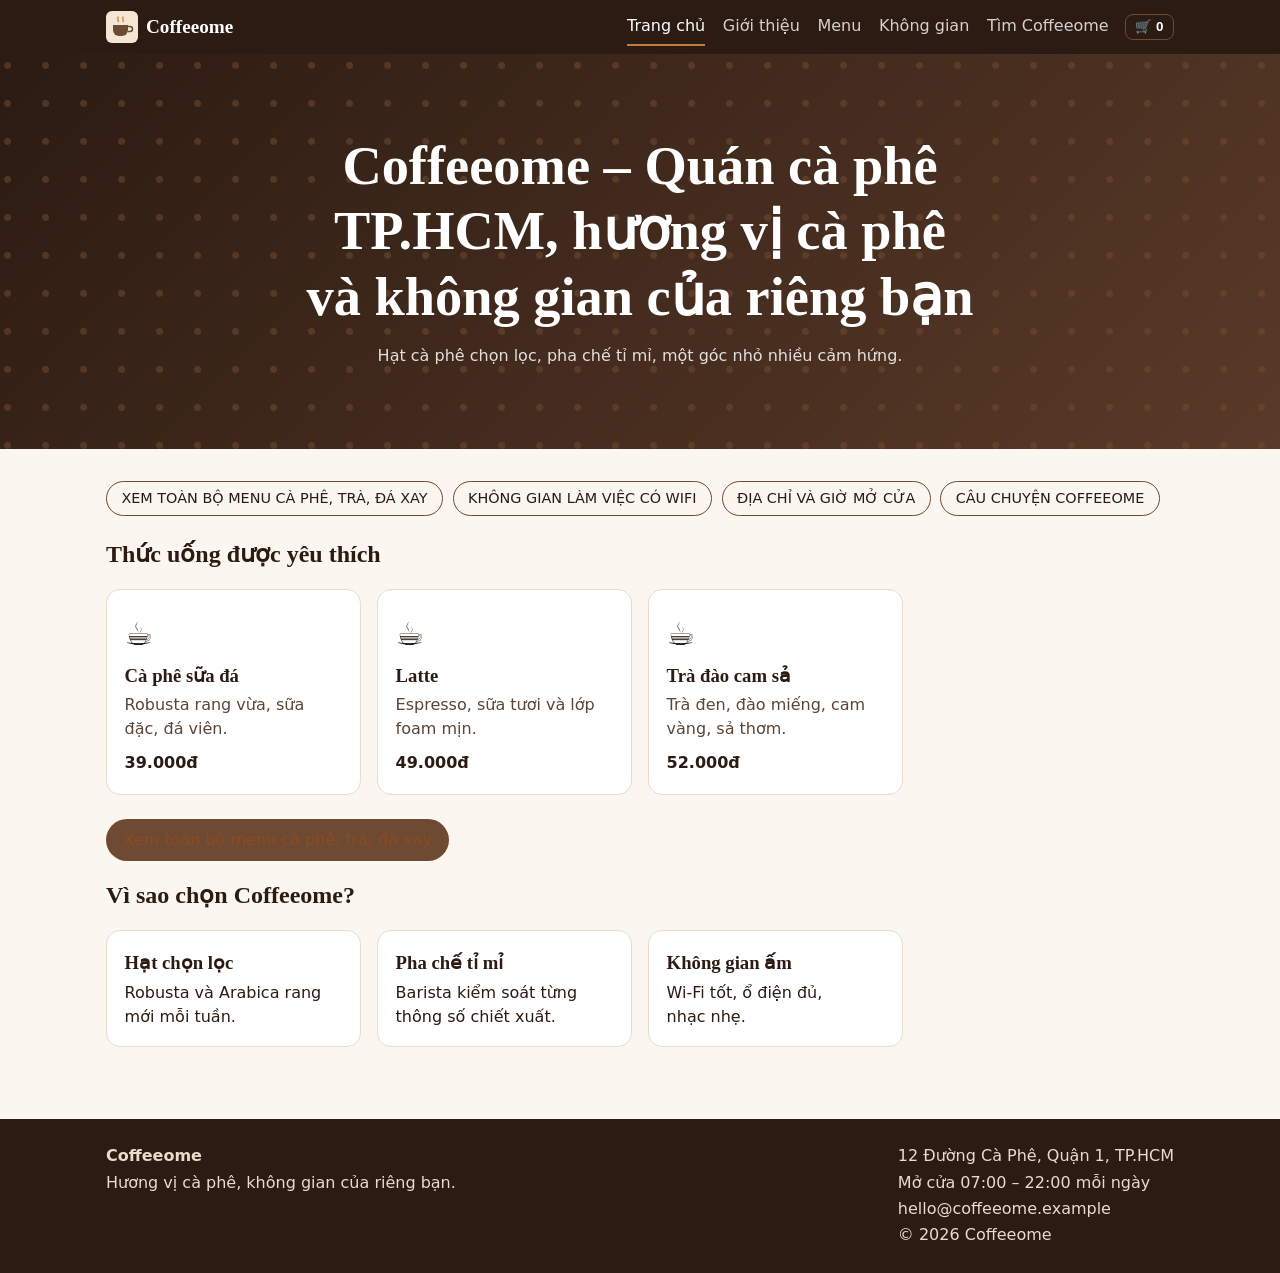
<file: index.html>
<!doctype html><html lang="vi"><head><meta charset="utf-8"><meta name="viewport" content="width=device-width,initial-scale=1">
<title>Coffeeome – Quán cà phê TP.HCM, không gian làm việc có wifi</title><meta name="description" content="Quán cà phê Coffeeome ở Quận 1, TP.HCM: cà phê sữa đá, latte, trà đào cam sả cùng không gian yên tĩnh, có wifi để làm việc, học bài. Xem menu ngay!"><link rel="canonical" href="https://nguyenquison.github.io/coffeome-bu-i3/">
<meta property="og:type" content="website"><meta property="og:title" content="Coffeeome – Quán cà phê TP.HCM, không gian làm việc có wifi"><meta property="og:description" content="Quán cà phê Coffeeome ở Quận 1, TP.HCM: cà phê sữa đá, latte, trà đào cam sả cùng không gian yên tĩnh, có wifi để làm việc, học bài. Xem menu ngay!"><meta property="og:url" content="https://nguyenquison.github.io/coffeome-bu-i3/"><meta property="og:locale" content="vi_VN"><meta name="twitter:card" content="summary">
<link rel="icon" href="assets/logo.svg" type="image/svg+xml"><link rel="stylesheet" href="assets/style.css"><script type="application/ld+json">{"@context": "https://schema.org", "@type": "CafeOrCoffeeShop", "name": "Coffeeome", "url": "https://nguyenquison.github.io/coffeome-bu-i3/", "slogan": "Hương vị cà phê, không gian của riêng bạn", "servesCuisine": "Cà phê", "priceRange": "35.000đ - 59.000đ", "address": {"@type": "PostalAddress", "streetAddress": "12 Đường Cà Phê", "addressLocality": "Quận 1", "addressRegion": "TP.HCM", "addressCountry": "VN"}, "openingHours": "Mo-Su 07:00-22:00"}</script><script async src="https://www.googletagmanager.com/gtag/js?id=G-PR1NM0GEDG"></script><script>window.dataLayer=window.dataLayer||[];function gtag(){dataLayer.push(arguments);}gtag('js',new Date());gtag('config','G-PR1NM0GEDG');</script></head><body>
<a class="skip" href="#main">Bỏ qua điều hướng</a>
<header><div class="nav"><a class="brand" href="./"><img src="assets/logo.svg" alt="Logo Coffeeome – quán cà phê TP.HCM" width="32" height="32">Coffeeome</a><button id="tg" aria-label="Mở menu">☰</button><nav id="nav" aria-label="Chính"><a href="./" aria-current=page>Trang chủ</a><a href="gioi-thieu/">Giới thiệu</a><a href="menu/">Menu</a><a href="khong-gian/">Không gian</a><a href="tim-coffeeome/">Tìm Coffeeome</a></nav><button id="cb" aria-label="Giỏ hàng">🛒 <b id="cnt">0</b></button></div></header>
<main id="main"><section class="hero"><h1>Coffeeome – Quán cà phê TP.HCM, hương vị cà phê và không gian của riêng bạn</h1><p>Hạt cà phê chọn lọc, pha chế tỉ mỉ, một góc nhỏ nhiều cảm hứng.</p></section><section class="wrap"><div class="tags"><a href="menu/">Xem toàn bộ menu cà phê, trà, đá xay</a><a href="khong-gian/">Không gian làm việc có wifi</a><a href="tim-coffeeome/">Địa chỉ và giờ mở cửa</a><a href="gioi-thieu/">Câu chuyện Coffeeome</a></div>
<h2>Thức uống được yêu thích</h2><div class="grid"><article class="dish"><div class="ico" aria-hidden="true">☕</div><h3>Cà phê sữa đá</h3><p>Robusta rang vừa, sữa đặc, đá viên.</p><b>39.000đ</b></article><article class="dish"><div class="ico" aria-hidden="true">☕</div><h3>Latte</h3><p>Espresso, sữa tươi và lớp foam mịn.</p><b>49.000đ</b></article><article class="dish"><div class="ico" aria-hidden="true">☕</div><h3>Trà đào cam sả</h3><p>Trà đen, đào miếng, cam vàng, sả thơm.</p><b>52.000đ</b></article></div><p><a class="btn" href="menu/">Xem toàn bộ menu cà phê, trà, đá xay</a></p>
<h2>Vì sao chọn Coffeeome?</h2><div class="grid"><div class="card"><h3>Hạt chọn lọc</h3><p>Robusta và Arabica rang mới mỗi tuần.</p></div><div class="card"><h3>Pha chế tỉ mỉ</h3><p>Barista kiểm soát từng thông số chiết xuất.</p></div><div class="card"><h3>Không gian ấm</h3><p>Wi-Fi tốt, ổ điện đủ, nhạc nhẹ.</p></div></div></section></main>
<aside id="cart" aria-label="Giỏ hàng" hidden><h2>Giỏ hàng</h2><div id="lines"></div><p>Tổng: <b id="total">0đ</b></p><button class="btn" id="send">Gửi đơn hàng</button> <button class="btn ghost" id="clr">Xóa hết</button> <button class="btn ghost" id="cx">Đóng</button></aside>
<footer><div><b>Coffeeome</b><br>Hương vị cà phê, không gian của riêng bạn.</div><div>12 Đường Cà Phê, Quận 1, TP.HCM<br>Mở cửa 07:00 – 22:00 mỗi ngày<br>hello@coffeeome.example<br>© 2026 Coffeeome</div></footer>
<script src="assets/app.js"></script></body></html>
</file>
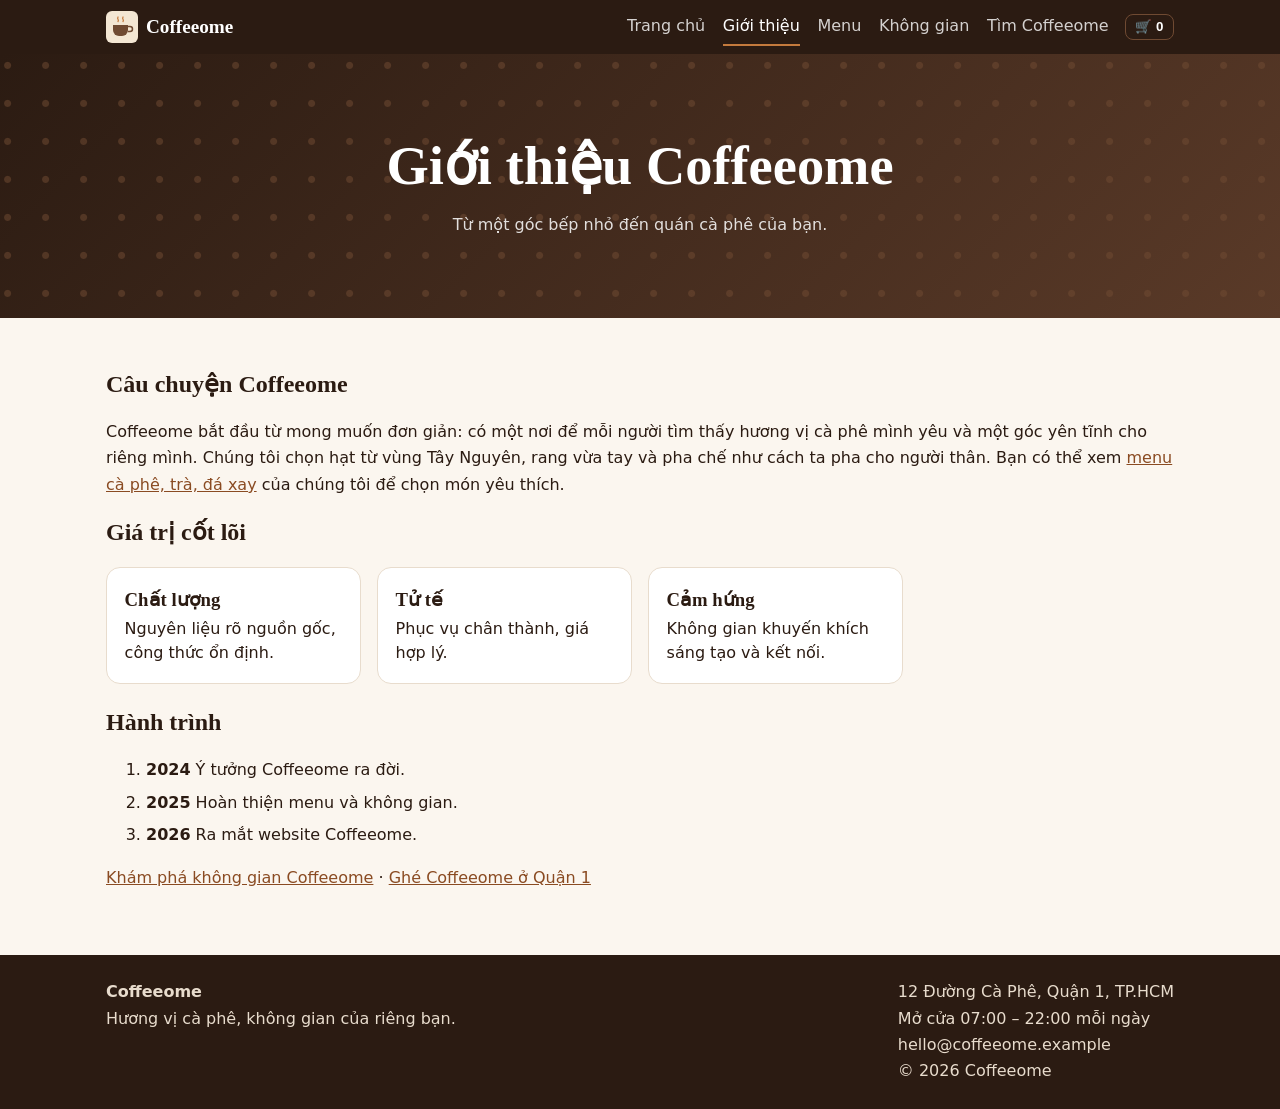
<file: gioi-thieu/index.html>
<!doctype html><html lang="vi"><head><meta charset="utf-8"><meta name="viewport" content="width=device-width,initial-scale=1">
<title>Giới thiệu Coffeeome – Quán cà phê hạt Tây Nguyên</title><meta name="description" content="Câu chuyện, giá trị cốt lõi và hành trình 2024–2026 của Coffeeome – quán cà phê TP.HCM dùng hạt Tây Nguyên rang vừa tay, pha chế như cho người thân."><link rel="canonical" href="https://nguyenquison.github.io/coffeome-bu-i3/gioi-thieu/">
<meta property="og:type" content="website"><meta property="og:title" content="Giới thiệu Coffeeome – Quán cà phê hạt Tây Nguyên"><meta property="og:description" content="Câu chuyện, giá trị cốt lõi và hành trình 2024–2026 của Coffeeome – quán cà phê TP.HCM dùng hạt Tây Nguyên rang vừa tay, pha chế như cho người thân."><meta property="og:url" content="https://nguyenquison.github.io/coffeome-bu-i3/gioi-thieu/"><meta property="og:locale" content="vi_VN"><meta name="twitter:card" content="summary">
<link rel="icon" href="../assets/logo.svg" type="image/svg+xml"><link rel="stylesheet" href="../assets/style.css"><script async src="https://www.googletagmanager.com/gtag/js?id=G-PR1NM0GEDG"></script><script>window.dataLayer=window.dataLayer||[];function gtag(){dataLayer.push(arguments);}gtag('js',new Date());gtag('config','G-PR1NM0GEDG');</script></head><body>
<a class="skip" href="#main">Bỏ qua điều hướng</a>
<header><div class="nav"><a class="brand" href="../"><img src="../assets/logo.svg" alt="Logo Coffeeome" width="32" height="32">Coffeeome</a><button id="tg" aria-label="Mở menu">☰</button><nav id="nav" aria-label="Chính"><a href="../">Trang chủ</a><a href="../gioi-thieu/" aria-current=page>Giới thiệu</a><a href="../menu/">Menu</a><a href="../khong-gian/">Không gian</a><a href="../tim-coffeeome/">Tìm Coffeeome</a></nav><button id="cb" aria-label="Giỏ hàng">🛒 <b id="cnt">0</b></button></div></header>
<main id="main"><section class="hero"><h1>Giới thiệu Coffeeome</h1><p>Từ một góc bếp nhỏ đến quán cà phê của bạn.</p></section><section class="wrap"><h2>Câu chuyện Coffeeome</h2><p>Coffeeome bắt đầu từ mong muốn đơn giản: có một nơi để mỗi người tìm thấy hương vị cà phê mình yêu và một góc yên tĩnh cho riêng mình. Chúng tôi chọn hạt từ vùng Tây Nguyên, rang vừa tay và pha chế như cách ta pha cho người thân. Bạn có thể xem <a href="../menu/">menu cà phê, trà, đá xay</a> của chúng tôi để chọn món yêu thích.</p>
<h2>Giá trị cốt lõi</h2><div class="grid"><div class="card"><h3>Chất lượng</h3><p>Nguyên liệu rõ nguồn gốc, công thức ổn định.</p></div><div class="card"><h3>Tử tế</h3><p>Phục vụ chân thành, giá hợp lý.</p></div><div class="card"><h3>Cảm hứng</h3><p>Không gian khuyến khích sáng tạo và kết nối.</p></div></div>
<h2>Hành trình</h2><ol class="tl"><li><b>2024</b> Ý tưởng Coffeeome ra đời.</li><li><b>2025</b> Hoàn thiện menu và không gian.</li><li><b>2026</b> Ra mắt website Coffeeome.</li></ol><p><a href="../khong-gian/">Khám phá không gian Coffeeome</a> · <a href="../tim-coffeeome/">Ghé Coffeeome ở Quận 1</a></p></section></main>
<aside id="cart" aria-label="Giỏ hàng" hidden><h2>Giỏ hàng</h2><div id="lines"></div><p>Tổng: <b id="total">0đ</b></p><button class="btn" id="send">Gửi đơn hàng</button> <button class="btn ghost" id="clr">Xóa hết</button> <button class="btn ghost" id="cx">Đóng</button></aside>
<footer><div><b>Coffeeome</b><br>Hương vị cà phê, không gian của riêng bạn.</div><div>12 Đường Cà Phê, Quận 1, TP.HCM<br>Mở cửa 07:00 – 22:00 mỗi ngày<br>hello@coffeeome.example<br>© 2026 Coffeeome</div></footer>
<script src="../assets/app.js"></script></body></html>
</file>
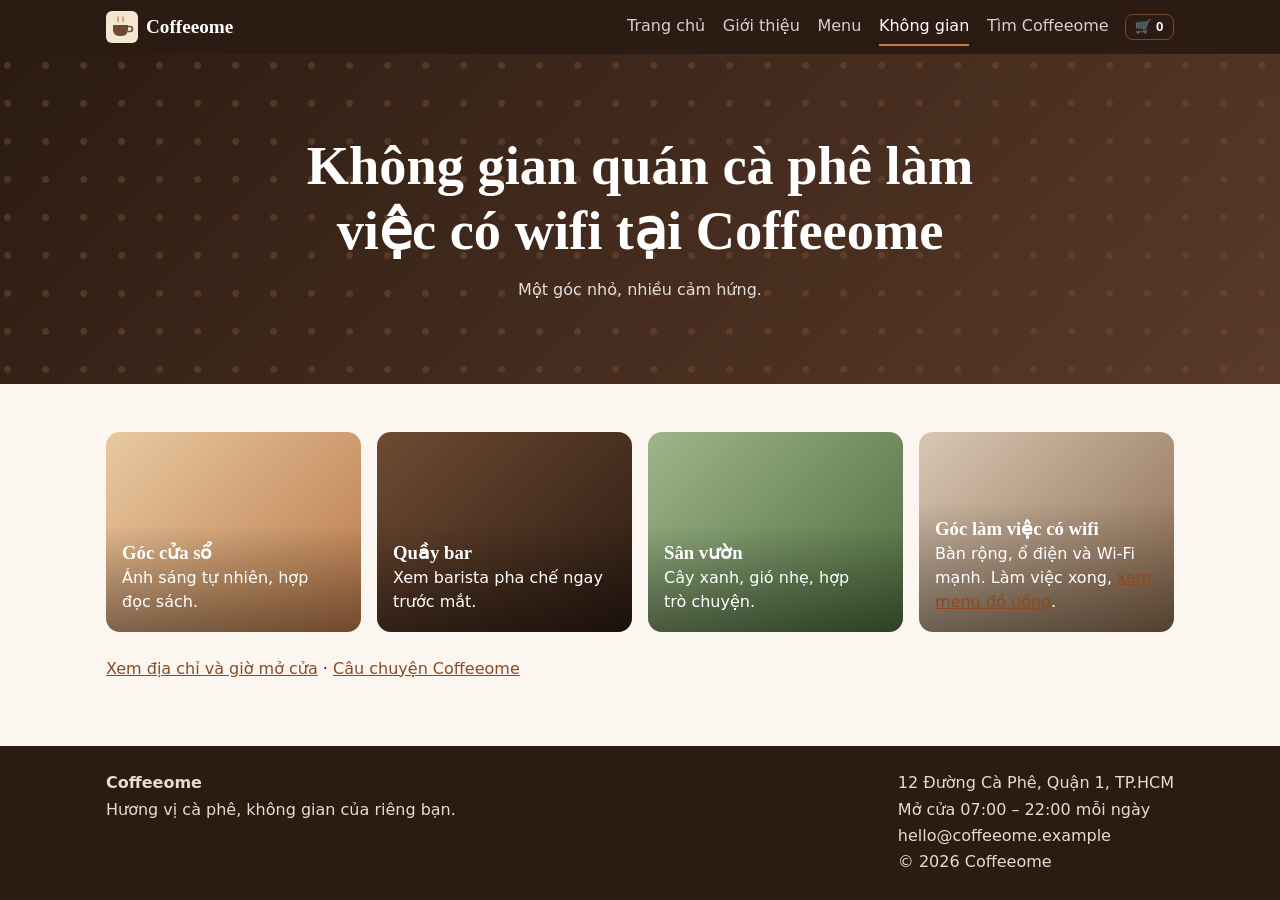
<file: khong-gian/index.html>
<!doctype html><html lang="vi"><head><meta charset="utf-8"><meta name="viewport" content="width=device-width,initial-scale=1">
<title>Không gian Coffeeome – Quán cà phê làm việc, sân vườn, có wifi</title><meta name="description" content="Khám phá không gian quán cà phê Coffeeome ở Quận 1: góc cửa sổ, quầy bar, sân vườn xanh mát và góc làm việc yên tĩnh có wifi mạnh, nhiều ổ điện."><link rel="canonical" href="https://nguyenquison.github.io/coffeome-bu-i3/khong-gian/">
<meta property="og:type" content="website"><meta property="og:title" content="Không gian Coffeeome – Quán cà phê làm việc, sân vườn, có wifi"><meta property="og:description" content="Khám phá không gian quán cà phê Coffeeome ở Quận 1: góc cửa sổ, quầy bar, sân vườn xanh mát và góc làm việc yên tĩnh có wifi mạnh, nhiều ổ điện."><meta property="og:url" content="https://nguyenquison.github.io/coffeome-bu-i3/khong-gian/"><meta property="og:locale" content="vi_VN"><meta name="twitter:card" content="summary">
<link rel="icon" href="../assets/logo.svg" type="image/svg+xml"><link rel="stylesheet" href="../assets/style.css"><script async src="https://www.googletagmanager.com/gtag/js?id=G-PR1NM0GEDG"></script><script>window.dataLayer=window.dataLayer||[];function gtag(){dataLayer.push(arguments);}gtag('js',new Date());gtag('config','G-PR1NM0GEDG');</script></head><body>
<a class="skip" href="#main">Bỏ qua điều hướng</a>
<header><div class="nav"><a class="brand" href="../"><img src="../assets/logo.svg" alt="Logo Coffeeome" width="32" height="32">Coffeeome</a><button id="tg" aria-label="Mở menu">☰</button><nav id="nav" aria-label="Chính"><a href="../">Trang chủ</a><a href="../gioi-thieu/">Giới thiệu</a><a href="../menu/">Menu</a><a href="../khong-gian/" aria-current=page>Không gian</a><a href="../tim-coffeeome/">Tìm Coffeeome</a></nav><button id="cb" aria-label="Giỏ hàng">🛒 <b id="cnt">0</b></button></div></header>
<main id="main"><section class="hero"><h1>Không gian quán cà phê làm việc có wifi tại Coffeeome</h1><p>Một góc nhỏ, nhiều cảm hứng.</p></section><section class="wrap"><div class="grid"><figure class="space" role="img" aria-label="Góc cửa sổ nhiều ánh sáng tại Coffeeome" style="background:linear-gradient(135deg,#e9c9a0,#b9794a)"><figcaption><h2>Góc cửa sổ</h2><p>Ánh sáng tự nhiên, hợp đọc sách.</p></figcaption></figure><figure class="space" role="img" aria-label="Quầy bar Coffeeome" style="background:linear-gradient(135deg,#6f4a32,#2b1b12)"><figcaption><h2>Quầy bar</h2><p>Xem barista pha chế ngay trước mắt.</p></figcaption></figure><figure class="space" role="img" aria-label="Sân vườn xanh tại quán cà phê Coffeeome" style="background:linear-gradient(135deg,#9db58a,#4d6b3c)"><figcaption><h2>Sân vườn</h2><p>Cây xanh, gió nhẹ, hợp trò chuyện.</p></figcaption></figure><figure class="space" role="img" aria-label="Góc làm việc có wifi và ổ điện tại Coffeeome" style="background:linear-gradient(135deg,#d8c7b3,#8a6a4f)"><figcaption><h2>Góc làm việc có wifi</h2><p>Bàn rộng, ổ điện và Wi-Fi mạnh. Làm việc xong, <a href="../menu/">xem menu đồ uống</a>.</p></figcaption></figure></div><p><a href="../tim-coffeeome/">Xem địa chỉ và giờ mở cửa</a> · <a href="../gioi-thieu/">Câu chuyện Coffeeome</a></p></section></main>
<aside id="cart" aria-label="Giỏ hàng" hidden><h2>Giỏ hàng</h2><div id="lines"></div><p>Tổng: <b id="total">0đ</b></p><button class="btn" id="send">Gửi đơn hàng</button> <button class="btn ghost" id="clr">Xóa hết</button> <button class="btn ghost" id="cx">Đóng</button></aside>
<footer><div><b>Coffeeome</b><br>Hương vị cà phê, không gian của riêng bạn.</div><div>12 Đường Cà Phê, Quận 1, TP.HCM<br>Mở cửa 07:00 – 22:00 mỗi ngày<br>hello@coffeeome.example<br>© 2026 Coffeeome</div></footer>
<script src="../assets/app.js"></script></body></html>
</file>
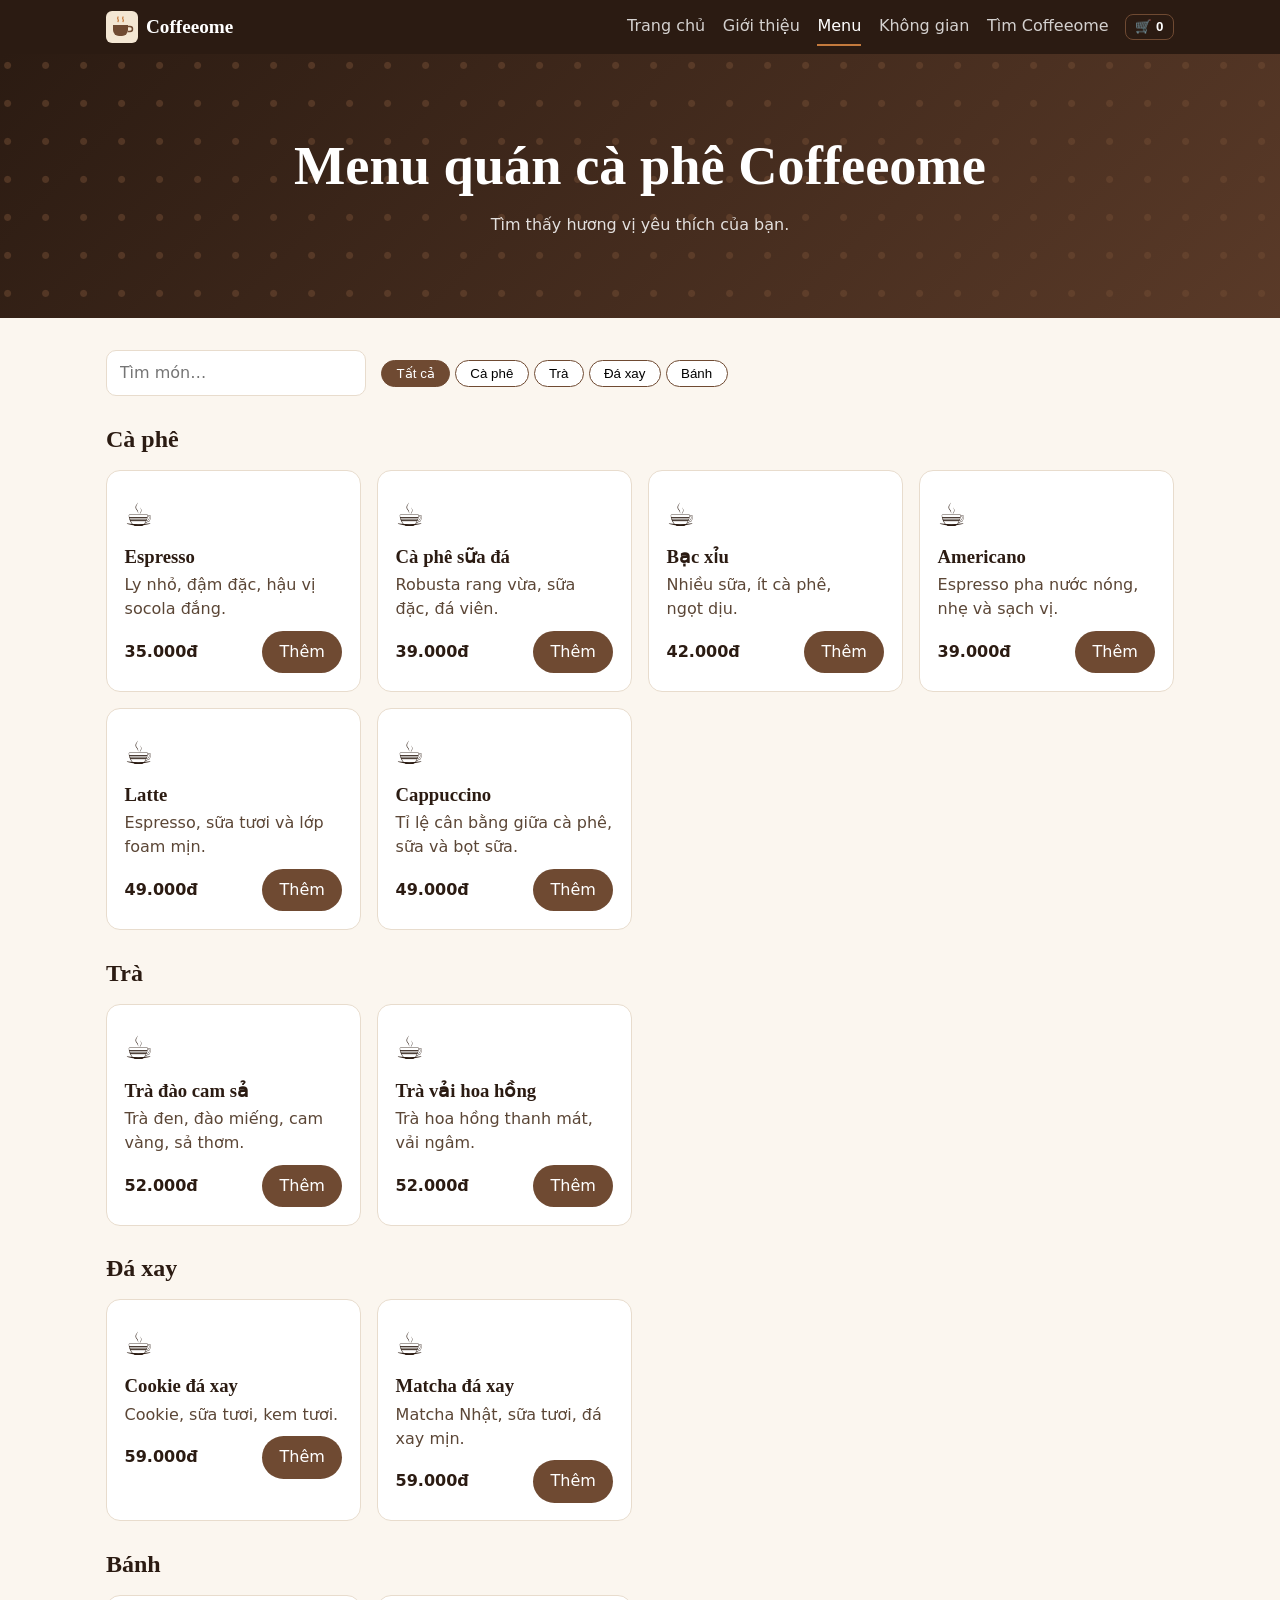
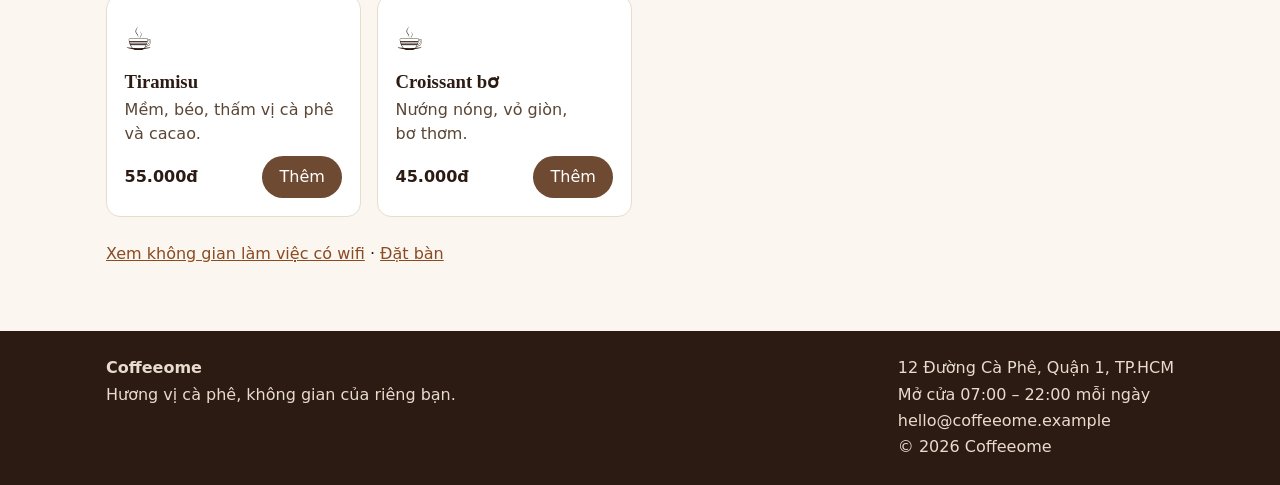
<file: menu/index.html>
<!doctype html><html lang="vi"><head><meta charset="utf-8"><meta name="viewport" content="width=device-width,initial-scale=1">
<title>Menu quán cà phê Coffeeome – Cà phê sữa đá, trà đào cam sả</title><meta name="description" content="Menu quán cà phê Coffeeome: cà phê sữa đá 39.000đ, trà đào cam sả 52.000đ, latte, đá xay và bánh ngọt. Giá từ 35.000đ, chọn món và thêm vào giỏ."><link rel="canonical" href="https://nguyenquison.github.io/coffeome-bu-i3/menu/">
<meta property="og:type" content="website"><meta property="og:title" content="Menu quán cà phê Coffeeome – Cà phê sữa đá, trà đào cam sả"><meta property="og:description" content="Menu quán cà phê Coffeeome: cà phê sữa đá 39.000đ, trà đào cam sả 52.000đ, latte, đá xay và bánh ngọt. Giá từ 35.000đ, chọn món và thêm vào giỏ."><meta property="og:url" content="https://nguyenquison.github.io/coffeome-bu-i3/menu/"><meta property="og:locale" content="vi_VN"><meta name="twitter:card" content="summary">
<link rel="icon" href="../assets/logo.svg" type="image/svg+xml"><link rel="stylesheet" href="../assets/style.css"><script async src="https://www.googletagmanager.com/gtag/js?id=G-PR1NM0GEDG"></script><script>window.dataLayer=window.dataLayer||[];function gtag(){dataLayer.push(arguments);}gtag('js',new Date());gtag('config','G-PR1NM0GEDG');</script></head><body>
<a class="skip" href="#main">Bỏ qua điều hướng</a>
<header><div class="nav"><a class="brand" href="../"><img src="../assets/logo.svg" alt="Logo Coffeeome" width="32" height="32">Coffeeome</a><button id="tg" aria-label="Mở menu">☰</button><nav id="nav" aria-label="Chính"><a href="../">Trang chủ</a><a href="../gioi-thieu/">Giới thiệu</a><a href="../menu/" aria-current=page>Menu</a><a href="../khong-gian/">Không gian</a><a href="../tim-coffeeome/">Tìm Coffeeome</a></nav><button id="cb" aria-label="Giỏ hàng">🛒 <b id="cnt">0</b></button></div></header>
<main id="main"><section class="hero"><h1>Menu quán cà phê Coffeeome</h1><p>Tìm thấy hương vị yêu thích của bạn.</p></section><section class="wrap"><div class="tools"><input id="q" type="search" placeholder="Tìm món…" aria-label="Tìm món"><div><button class="chip on" data-f="all">Tất cả</button><button class="chip" data-f="ca-phe">Cà phê</button><button class="chip" data-f="tra">Trà</button><button class="chip" data-f="da-xay">Đá xay</button><button class="chip" data-f="banh">Bánh</button></div></div><div class="grid" id="dl"><h2 class="cat" data-c="ca-phe">Cà phê</h2><article class="dish" data-c="ca-phe" data-n="espresso" data-id="0" data-name="Espresso" data-price="35000"><div class="ico" aria-hidden="true">☕</div><h3>Espresso</h3><p>Ly nhỏ, đậm đặc, hậu vị socola đắng.</p><div class="row"><b>35.000đ</b><button class="btn add">Thêm</button></div></article><article class="dish" data-c="ca-phe" data-n="cà phê sữa đá" data-id="1" data-name="Cà phê sữa đá" data-price="39000"><div class="ico" aria-hidden="true">☕</div><h3>Cà phê sữa đá</h3><p>Robusta rang vừa, sữa đặc, đá viên.</p><div class="row"><b>39.000đ</b><button class="btn add">Thêm</button></div></article><article class="dish" data-c="ca-phe" data-n="bạc xỉu" data-id="2" data-name="Bạc xỉu" data-price="42000"><div class="ico" aria-hidden="true">☕</div><h3>Bạc xỉu</h3><p>Nhiều sữa, ít cà phê, ngọt dịu.</p><div class="row"><b>42.000đ</b><button class="btn add">Thêm</button></div></article><article class="dish" data-c="ca-phe" data-n="americano" data-id="3" data-name="Americano" data-price="39000"><div class="ico" aria-hidden="true">☕</div><h3>Americano</h3><p>Espresso pha nước nóng, nhẹ và sạch vị.</p><div class="row"><b>39.000đ</b><button class="btn add">Thêm</button></div></article><article class="dish" data-c="ca-phe" data-n="latte" data-id="4" data-name="Latte" data-price="49000"><div class="ico" aria-hidden="true">☕</div><h3>Latte</h3><p>Espresso, sữa tươi và lớp foam mịn.</p><div class="row"><b>49.000đ</b><button class="btn add">Thêm</button></div></article><article class="dish" data-c="ca-phe" data-n="cappuccino" data-id="5" data-name="Cappuccino" data-price="49000"><div class="ico" aria-hidden="true">☕</div><h3>Cappuccino</h3><p>Tỉ lệ cân bằng giữa cà phê, sữa và bọt sữa.</p><div class="row"><b>49.000đ</b><button class="btn add">Thêm</button></div></article><h2 class="cat" data-c="tra">Trà</h2><article class="dish" data-c="tra" data-n="trà đào cam sả" data-id="6" data-name="Trà đào cam sả" data-price="52000"><div class="ico" aria-hidden="true">☕</div><h3>Trà đào cam sả</h3><p>Trà đen, đào miếng, cam vàng, sả thơm.</p><div class="row"><b>52.000đ</b><button class="btn add">Thêm</button></div></article><article class="dish" data-c="tra" data-n="trà vải hoa hồng" data-id="7" data-name="Trà vải hoa hồng" data-price="52000"><div class="ico" aria-hidden="true">☕</div><h3>Trà vải hoa hồng</h3><p>Trà hoa hồng thanh mát, vải ngâm.</p><div class="row"><b>52.000đ</b><button class="btn add">Thêm</button></div></article><h2 class="cat" data-c="da-xay">Đá xay</h2><article class="dish" data-c="da-xay" data-n="cookie đá xay" data-id="8" data-name="Cookie đá xay" data-price="59000"><div class="ico" aria-hidden="true">☕</div><h3>Cookie đá xay</h3><p>Cookie, sữa tươi, kem tươi.</p><div class="row"><b>59.000đ</b><button class="btn add">Thêm</button></div></article><article class="dish" data-c="da-xay" data-n="matcha đá xay" data-id="9" data-name="Matcha đá xay" data-price="59000"><div class="ico" aria-hidden="true">☕</div><h3>Matcha đá xay</h3><p>Matcha Nhật, sữa tươi, đá xay mịn.</p><div class="row"><b>59.000đ</b><button class="btn add">Thêm</button></div></article><h2 class="cat" data-c="banh">Bánh</h2><article class="dish" data-c="banh" data-n="tiramisu" data-id="10" data-name="Tiramisu" data-price="55000"><div class="ico" aria-hidden="true">☕</div><h3>Tiramisu</h3><p>Mềm, béo, thấm vị cà phê và cacao.</p><div class="row"><b>55.000đ</b><button class="btn add">Thêm</button></div></article><article class="dish" data-c="banh" data-n="croissant bơ" data-id="11" data-name="Croissant bơ" data-price="45000"><div class="ico" aria-hidden="true">☕</div><h3>Croissant bơ</h3><p>Nướng nóng, vỏ giòn, bơ thơm.</p><div class="row"><b>45.000đ</b><button class="btn add">Thêm</button></div></article></div><p id="none" hidden>Không tìm thấy món phù hợp.</p><p><a href="../khong-gian/">Xem không gian làm việc có wifi</a> · <a href="../tim-coffeeome/">Đặt bàn</a></p></section></main>
<aside id="cart" aria-label="Giỏ hàng" hidden><h2>Giỏ hàng</h2><div id="lines"></div><p>Tổng: <b id="total">0đ</b></p><button class="btn" id="send">Gửi đơn hàng</button> <button class="btn ghost" id="clr">Xóa hết</button> <button class="btn ghost" id="cx">Đóng</button></aside>
<footer><div><b>Coffeeome</b><br>Hương vị cà phê, không gian của riêng bạn.</div><div>12 Đường Cà Phê, Quận 1, TP.HCM<br>Mở cửa 07:00 – 22:00 mỗi ngày<br>hello@coffeeome.example<br>© 2026 Coffeeome</div></footer>
<script src="../assets/app.js"></script></body></html>
</file>
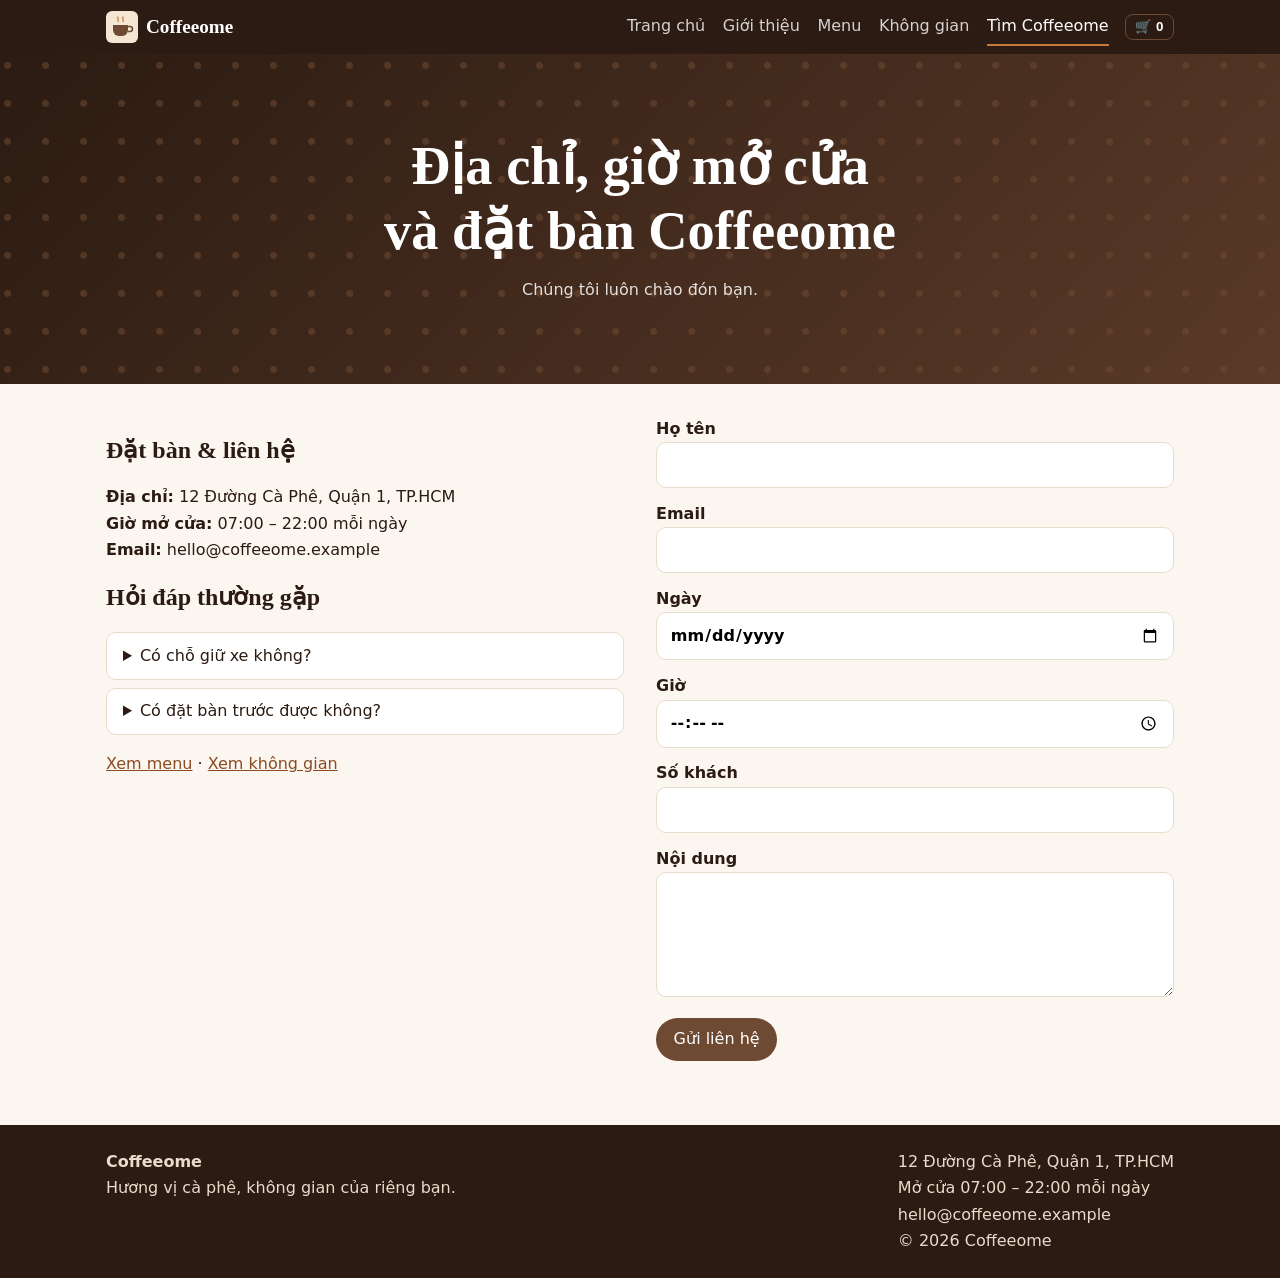
<file: tim-coffeeome/index.html>
<!doctype html><html lang="vi"><head><meta charset="utf-8"><meta name="viewport" content="width=device-width,initial-scale=1">
<title>Địa chỉ, giờ mở cửa &amp; đặt bàn Coffeeome – Quán cà phê Quận 1</title><meta name="description" content="Coffeeome: 12 Đường Cà Phê, Quận 1, TP.HCM, mở cửa 07:00–22:00 mỗi ngày. Xem địa chỉ, chỗ giữ xe miễn phí và gửi form đặt bàn quán cà phê."><link rel="canonical" href="https://nguyenquison.github.io/coffeome-bu-i3/tim-coffeeome/">
<meta property="og:type" content="website"><meta property="og:title" content="Địa chỉ, giờ mở cửa &amp; đặt bàn Coffeeome – Quán cà phê Quận 1"><meta property="og:description" content="Coffeeome: 12 Đường Cà Phê, Quận 1, TP.HCM, mở cửa 07:00–22:00 mỗi ngày. Xem địa chỉ, chỗ giữ xe miễn phí và gửi form đặt bàn quán cà phê."><meta property="og:url" content="https://nguyenquison.github.io/coffeome-bu-i3/tim-coffeeome/"><meta property="og:locale" content="vi_VN"><meta name="twitter:card" content="summary">
<link rel="icon" href="../assets/logo.svg" type="image/svg+xml"><link rel="stylesheet" href="../assets/style.css"><script type="application/ld+json">{"@context": "https://schema.org", "@type": "CafeOrCoffeeShop", "name": "Coffeeome", "url": "https://nguyenquison.github.io/coffeome-bu-i3/tim-coffeeome/", "address": {"@type": "PostalAddress", "streetAddress": "12 Đường Cà Phê", "addressLocality": "Quận 1", "addressRegion": "TP.HCM", "addressCountry": "VN"}, "openingHours": "Mo-Su 07:00-22:00"}</script><script type="application/ld+json">{"@context": "https://schema.org", "@type": "FAQPage", "mainEntity": [{"@type": "Question", "name": "Có chỗ giữ xe không?", "acceptedAnswer": {"@type": "Answer", "text": "Có, miễn phí cho khách."}}, {"@type": "Question", "name": "Có đặt bàn trước được không?", "acceptedAnswer": {"@type": "Answer", "text": "Được, hãy gửi form đặt bàn trên trang này."}}]}</script><script async src="https://www.googletagmanager.com/gtag/js?id=G-PR1NM0GEDG"></script><script>window.dataLayer=window.dataLayer||[];function gtag(){dataLayer.push(arguments);}gtag('js',new Date());gtag('config','G-PR1NM0GEDG');</script></head><body>
<a class="skip" href="#main">Bỏ qua điều hướng</a>
<header><div class="nav"><a class="brand" href="../"><img src="../assets/logo.svg" alt="Logo Coffeeome" width="32" height="32">Coffeeome</a><button id="tg" aria-label="Mở menu">☰</button><nav id="nav" aria-label="Chính"><a href="../">Trang chủ</a><a href="../gioi-thieu/">Giới thiệu</a><a href="../menu/">Menu</a><a href="../khong-gian/">Không gian</a><a href="../tim-coffeeome/" aria-current=page>Tìm Coffeeome</a></nav><button id="cb" aria-label="Giỏ hàng">🛒 <b id="cnt">0</b></button></div></header>
<main id="main"><section class="hero"><h1>Địa chỉ, giờ mở cửa và đặt bàn Coffeeome</h1><p>Chúng tôi luôn chào đón bạn.</p></section><section class="wrap two"><div><h2>Đặt bàn &amp; liên hệ</h2><p><b>Địa chỉ:</b> 12 Đường Cà Phê, Quận 1, TP.HCM<br><b>Giờ mở cửa:</b> 07:00 – 22:00 mỗi ngày<br><b>Email:</b> hello@coffeeome.example</p><h2>Hỏi đáp thường gặp</h2><details><summary>Có chỗ giữ xe không?</summary><p>Có, miễn phí cho khách.</p></details><details><summary>Có đặt bàn trước được không?</summary><p>Được, hãy <a href="#dat-ban">gửi form đặt bàn</a> bên cạnh.</p></details><p><a href="../menu/">Xem menu</a> · <a href="../khong-gian/">Xem không gian</a></p></div>
<form id="cf" novalidate><span id="dat-ban"></span><label>Họ tên<input name="n" required></label><label>Email<input name="e" type="email" required></label><label>Ngày<input name="d" type="date"></label><label>Giờ<input name="t" type="time"></label><label>Số khách<input name="g" type="number" min="1" max="20"></label><label>Nội dung<textarea name="m" rows="4" required></textarea></label><button class="btn">Gửi liên hệ</button><p id="ok" role="status"></p></form></section></main>
<aside id="cart" aria-label="Giỏ hàng" hidden><h2>Giỏ hàng</h2><div id="lines"></div><p>Tổng: <b id="total">0đ</b></p><button class="btn" id="send">Gửi đơn hàng</button> <button class="btn ghost" id="clr">Xóa hết</button> <button class="btn ghost" id="cx">Đóng</button></aside>
<footer><div><b>Coffeeome</b><br>Hương vị cà phê, không gian của riêng bạn.</div><div>12 Đường Cà Phê, Quận 1, TP.HCM<br>Mở cửa 07:00 – 22:00 mỗi ngày<br>hello@coffeeome.example<br>© 2026 Coffeeome</div></footer>
<script src="../assets/app.js"></script></body></html>
</file>
<file: assets/style.css>
:root{--bg:#fbf6ef;--ink:#2b1b12;--br:#6f4a32;--ac:#c47a3d;--ln:#e8dccd}
*{box-sizing:border-box}body{margin:0;font:16px/1.65 system-ui,"Segoe UI",Roboto,sans-serif;color:var(--ink);background:var(--bg)}
h1,h2,h3{font-family:Georgia,"Times New Roman",serif;line-height:1.2}a{color:inherit}
.skip{position:absolute;left:-999px}.skip:focus{left:8px;top:8px;background:#fff;padding:6px;z-index:9}
header{position:sticky;top:0;z-index:5;background:#2b1b12;color:#fff}
.nav{max-width:1100px;margin:auto;display:flex;align-items:center;gap:1rem;padding:.5rem 1rem}
.brand{display:flex;align-items:center;gap:.5rem;font:700 1.2rem Georgia,serif;text-decoration:none;margin-right:auto}
nav{display:flex;gap:1.1rem}nav a{text-decoration:none;opacity:.8;padding:.3rem 0}nav a:hover,nav a[aria-current]{opacity:1;border-bottom:2px solid var(--ac)}
#tg{display:none}#tg,#cb{background:none;border:1px solid #6f4a32;color:#fff;border-radius:8px;padding:.3rem .6rem;cursor:pointer}
.hero{background:radial-gradient(circle at 20% 30%,#6f4a3288 0 3px,transparent 4px) 0 0/38px 38px,linear-gradient(135deg,#2b1b12,#5a3a28);color:#fff;text-align:center;padding:5rem 1rem}
.hero h1{font-size:clamp(2rem,5vw,3.4rem);max-width:800px;margin:0 auto .8rem}.hero p{opacity:.85;max-width:560px;margin:auto}
.wrap{max-width:1100px;margin:auto;padding:2rem 1rem 3rem}.grid{display:grid;grid-template-columns:repeat(auto-fill,minmax(240px,1fr));gap:1rem;margin:1rem 0 1.5rem}
.card,.dish{background:#fff;border:1px solid var(--ln);border-radius:14px;padding:1.1rem}.dish .ico{font-size:2rem}.dish h3{margin:.3rem 0}.dish p{margin:0 0 .6rem;color:#5b4636}
.row{display:flex;justify-content:space-between;align-items:center}
.btn{display:inline-block;background:var(--br);color:#fff;border:0;border-radius:999px;padding:.5rem 1.1rem;text-decoration:none;cursor:pointer;font:inherit}.btn:hover{background:var(--ac)}.btn.ghost{background:none;color:var(--br);border:1px solid var(--br)}
.tags{display:flex;flex-wrap:wrap;gap:.6rem;margin-bottom:1.5rem}.tags a{border:1px solid var(--br);border-radius:999px;padding:.3rem .9rem;text-decoration:none;font-size:.9rem;text-transform:uppercase}
.tools{display:flex;flex-wrap:wrap;gap:.8rem;align-items:center}.tools input,form input,form textarea{padding:.55rem .8rem;border:1px solid var(--ln);border-radius:10px;font:inherit;width:100%}.tools input{max-width:260px}
.chip{border:1px solid var(--br);background:#fff;border-radius:999px;padding:.3rem .9rem;cursor:pointer;margin:.15rem}.chip.on{background:var(--br);color:#fff}
.space{margin:0;min-height:200px;border-radius:14px;color:#fff;display:flex;align-items:flex-end}.space figcaption{padding:1rem;background:linear-gradient(transparent,#0006);width:100%;border-radius:0 0 14px 14px}.space h3,.space p{margin:.1rem 0}
.two{display:grid;grid-template-columns:1fr 1fr;gap:2rem}form label{display:block;margin-bottom:.8rem;font-weight:600}.tl li{margin:.4rem 0}details{background:#fff;border:1px solid var(--ln);border-radius:10px;padding:.6rem 1rem;margin:.5rem 0}
#cart{position:fixed;right:0;top:0;bottom:0;width:min(360px,100%);background:#fff;padding:1rem;box-shadow:-6px 0 24px #0003;z-index:9;overflow:auto}#cart[hidden]{display:none}
.ln{display:flex;justify-content:space-between;gap:.5rem;border-bottom:1px solid var(--ln);padding:.4rem 0}.ln button{border:1px solid var(--ln);background:#fff;border-radius:6px;cursor:pointer}
footer{background:#2b1b12;color:#e8dccd;display:flex;flex-wrap:wrap;gap:2rem;justify-content:space-between;padding:1.5rem max(1rem,calc(50% - 534px))}
@media(max-width:760px){#tg{display:block}nav{display:none;position:absolute;top:100%;left:0;right:0;background:#2b1b12;flex-direction:column;padding:1rem}nav.open{display:flex}.two{grid-template-columns:1fr}}
/* Chỉnh khoảng cách chữ: dòng sát hơn, tránh từ lẻ cuối dòng */
.card h3{margin:.2rem 0 .4rem}.card p,.dish p,.space p{line-height:1.5;margin-top:0}.card p{margin-bottom:0}
p,h1,h2,h3,figcaption{text-wrap:pretty}h1,h2,h3{text-wrap:balance}

h2.cat{grid-column:1/-1;margin:.8rem 0 0}.space h2{font-size:1.17rem;margin:.1rem 0}.wrap>p a,.wrap p a{color:#8a4b22}.tags{margin-bottom:1.5rem}
</file>
